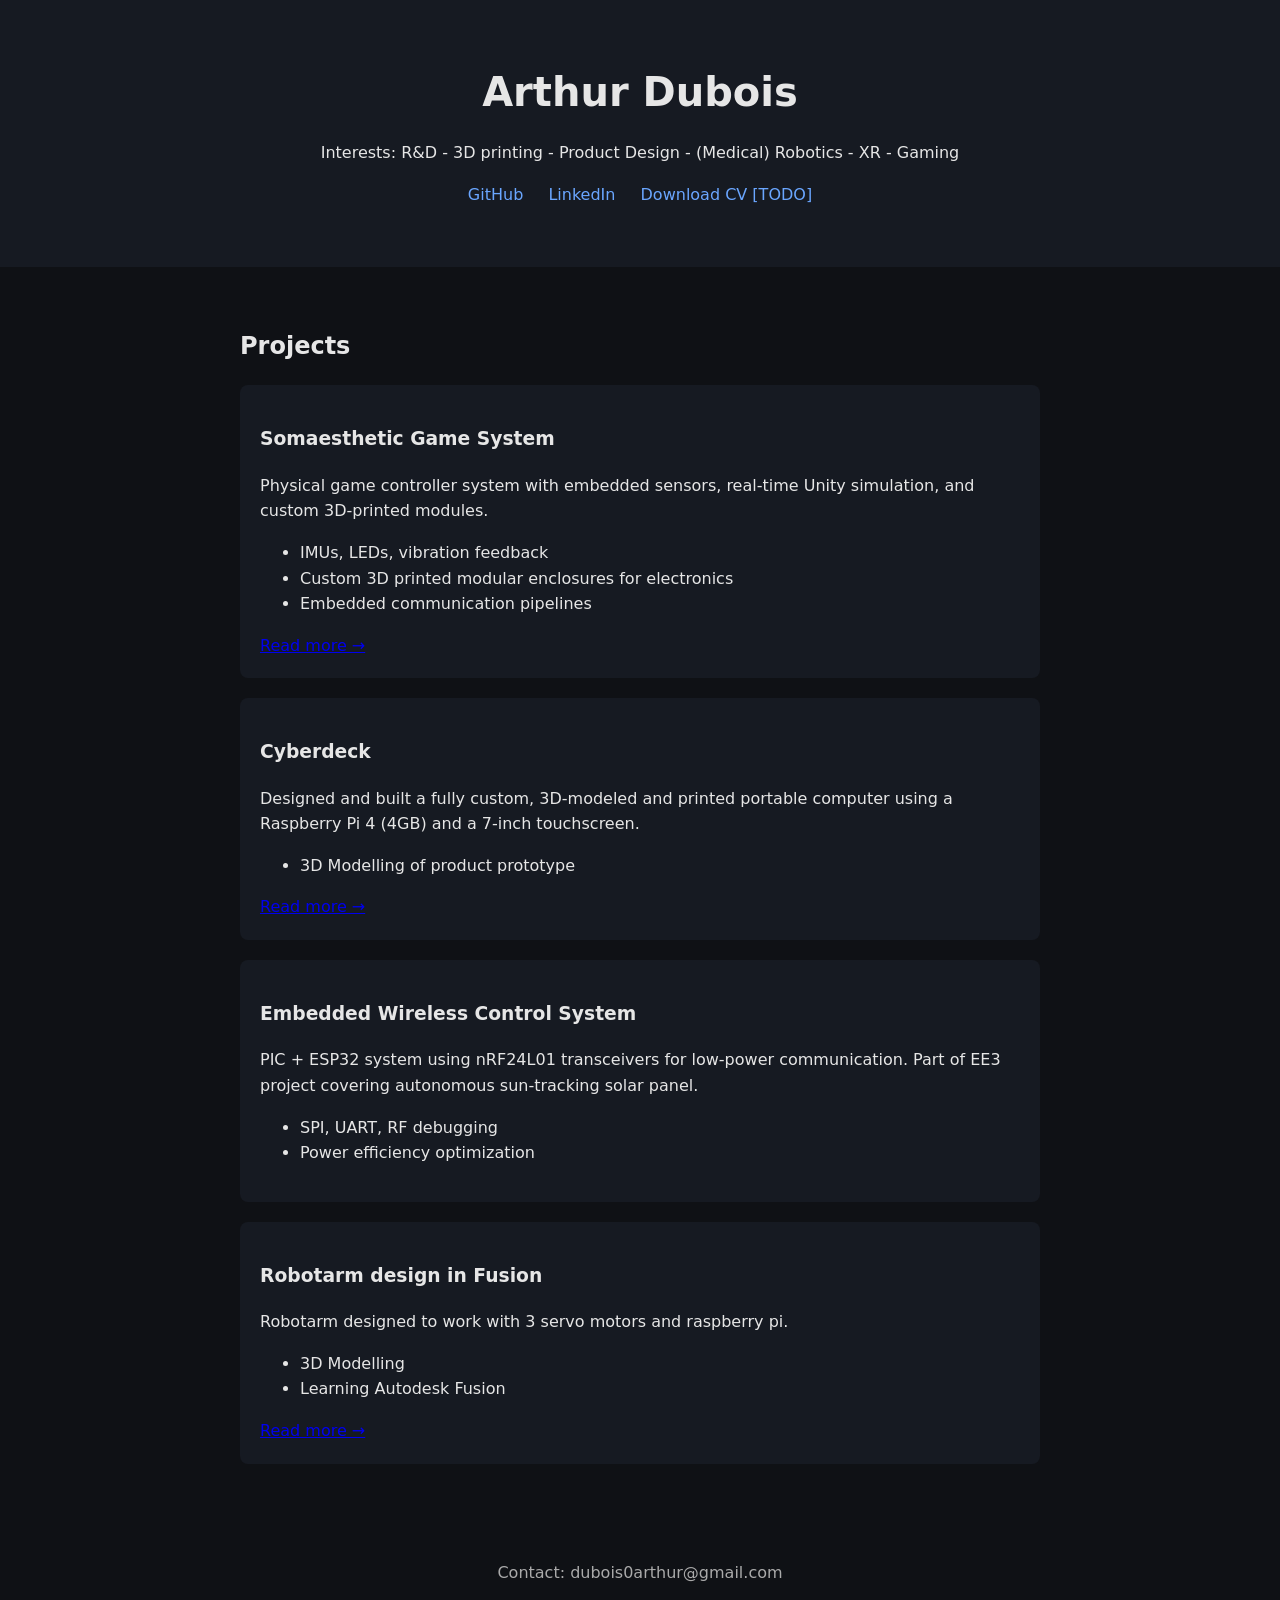
<file: index.html>
<!DOCTYPE html>
<html lang="en">
<head>
    <meta charset="UTF-8">
    <title>Arthur Dubois | Engineering Portfolio</title>
    <link rel="stylesheet" href="style.css">
</head>
<body>

<header>
    <h1>Arthur Dubois</h1>
    <p>Interests: R&D - 3D printing -  Product Design - (Medical) Robotics - XR - Gaming </p>
    <div class="links">
        <a href="https://github.com/dubois0arthur">GitHub</a>
        <a href="https://www.linkedin.com/in/arthur-dubois-815956318/">LinkedIn</a>
        <a href="#">Download CV [TODO]</a>
    </div>
</header>

<section>
    <h2>Projects</h2>

    <div class="project">
        <h3>Somaesthetic Game System</h3>
        <p>Physical game controller system with embedded sensors, real-time Unity simulation, and custom 3D-printed modules.</p>
        <ul>
            <li>IMUs, LEDs, vibration feedback</li>
            <li>Custom 3D printed modular enclosures for electronics</li>
            <li>Embedded communication pipelines</li>
        </ul>
        <a href="projects/stick.html">Read more →</a>
    </div>

    <div class="project">
        <h3>Cyberdeck</h3>
        <p>Designed and built a fully custom, 3D-modeled and printed portable computer using a Raspberry Pi 4 (4GB) and a 7-inch touchscreen.</p>
        <ul>
            <li>3D Modelling of product prototype</li>
        </ul>
        <a href="projects/cyberdeck.html">Read more →</a>
    </div>

    <div class="project">
        <h3>Embedded Wireless Control System</h3>
        <p>PIC + ESP32 system using nRF24L01 transceivers for low-power communication. Part of EE3 project covering autonomous sun-tracking solar panel.</p>
        <ul>
            <li>SPI, UART, RF debugging</li>
            <li>Power efficiency optimization</li>
        </ul>
    </div>

    <div class="project">
        <h3>Robotarm design in Fusion</h3>
        <p>Robotarm designed to work with 3 servo motors and raspberry pi.</p>
        <ul>
            <li>3D Modelling</li>
            <li>Learning Autodesk Fusion</li>
        </ul>
        <a href="projects/robotarm.html">Read more →</a>
    </div>

</section>

<footer>
    <p>Contact: dubois0arthur@gmail.com</p>
</footer>

</body>
</html>
</file>
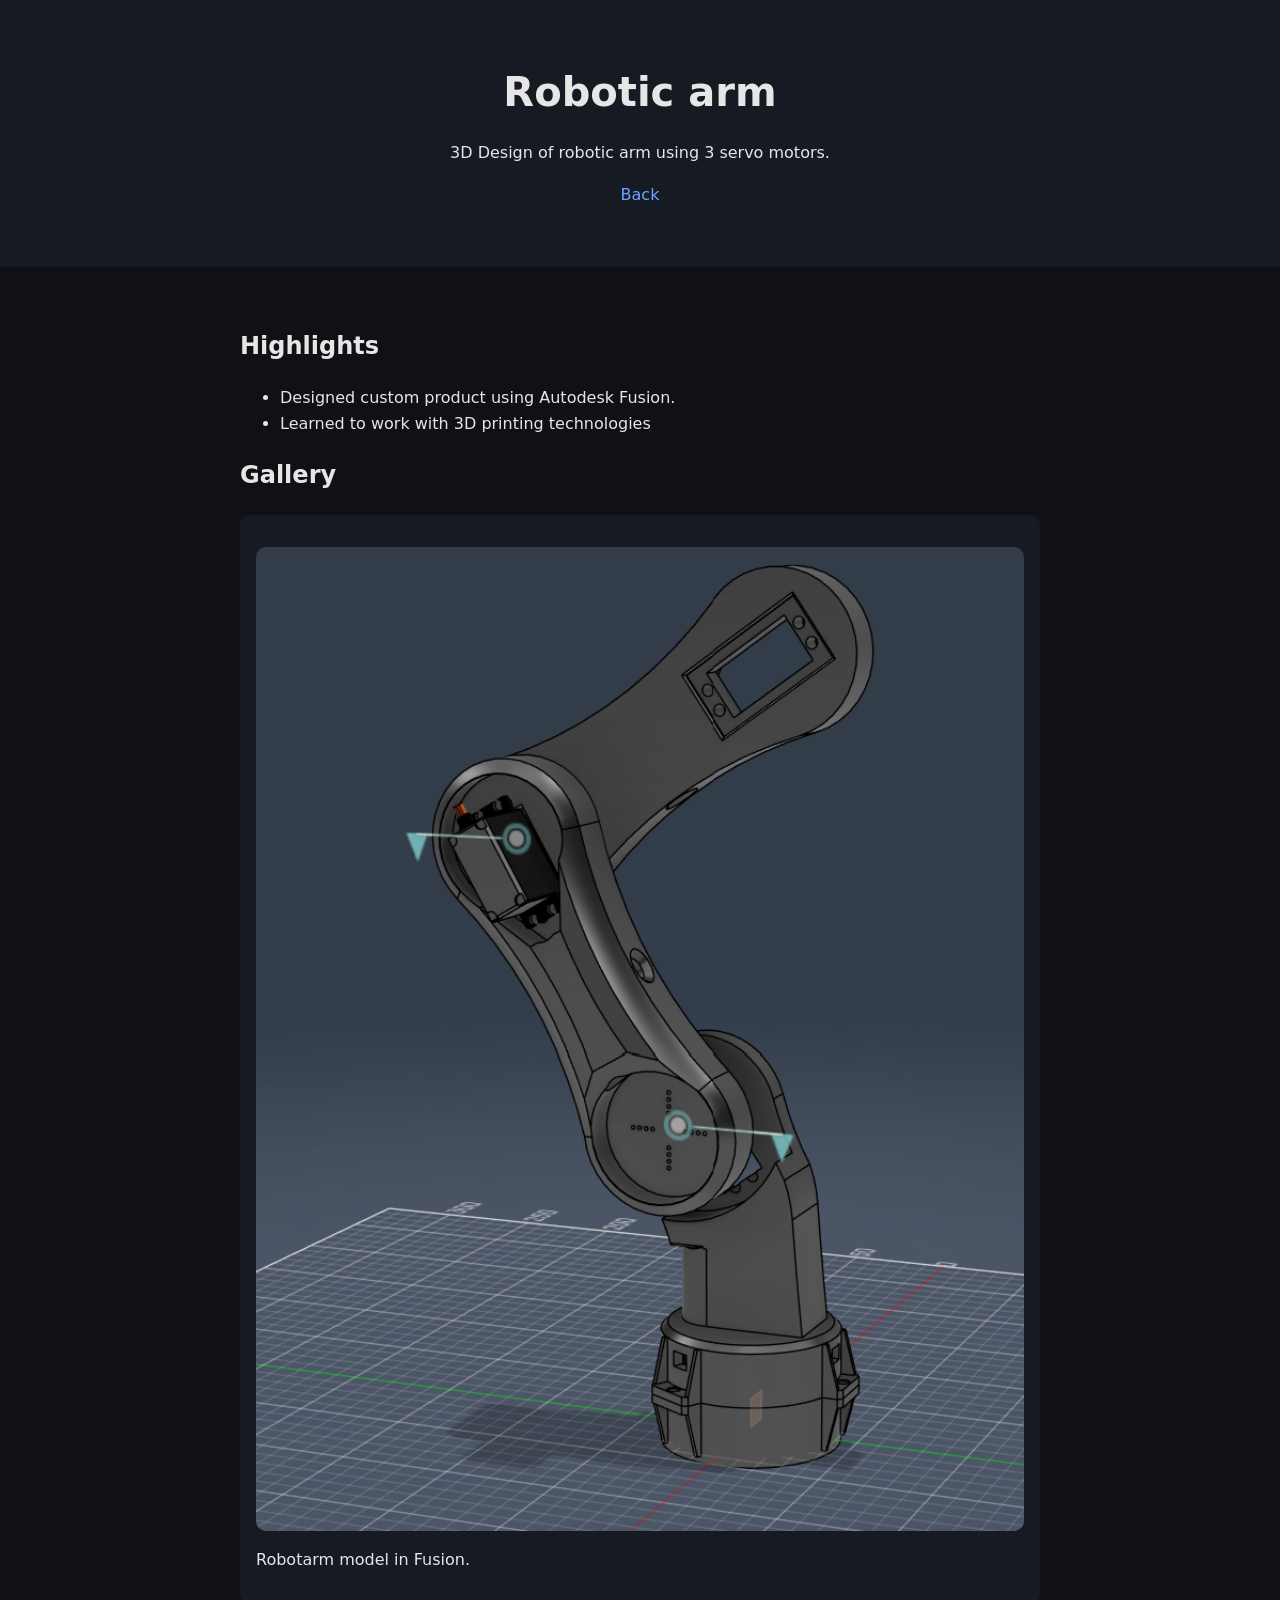
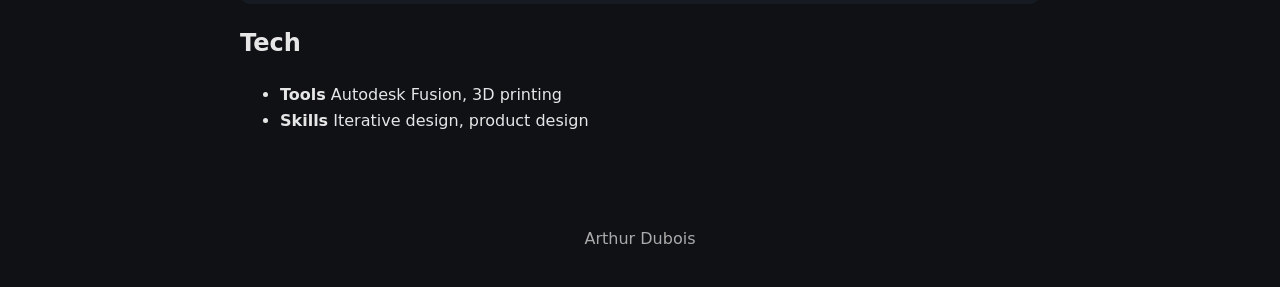
<file: projects/robotarm.html>
<!DOCTYPE html>
<html lang="en">
<head>
  <meta charset="UTF-8" />
  <meta name="viewport" content="width=device-width, initial-scale=1.0"/>
  <title>Cyberdeck | Arthur Dubois</title>
  <link rel="stylesheet" href="../style.css">
</head>
<body>

<header>
  <h1>Robotic arm</h1>
  <p>3D Design of robotic arm using 3 servo motors.</p>
  <div class="links">
    <a href="../index.html">Back</a>
  </div>
</header>

<section>
  <h2>Highlights</h2>
  <ul>
    <li>Designed custom product using Autodesk Fusion.</li>
    <li>Learned to work with 3D printing technologies</li>
  </ul>

  <h2>Gallery</h2>
  <div class="grid">
    <div class="card">
      <img class="media" src="../assets/img/Robotarm.png" alt="Robotarm">
      <p>Robotarm model in Fusion.</p>
    </div>
  </div>

  <h2>Tech</h2>
  <ul>
    <li><b>Tools</b> Autodesk Fusion, 3D printing</li>
    <li><b>Skills</b> Iterative design, product design</li>
  </ul>
</section>

<footer>
  <p>Arthur Dubois</p>
</footer>

</body>
</html>
</file>
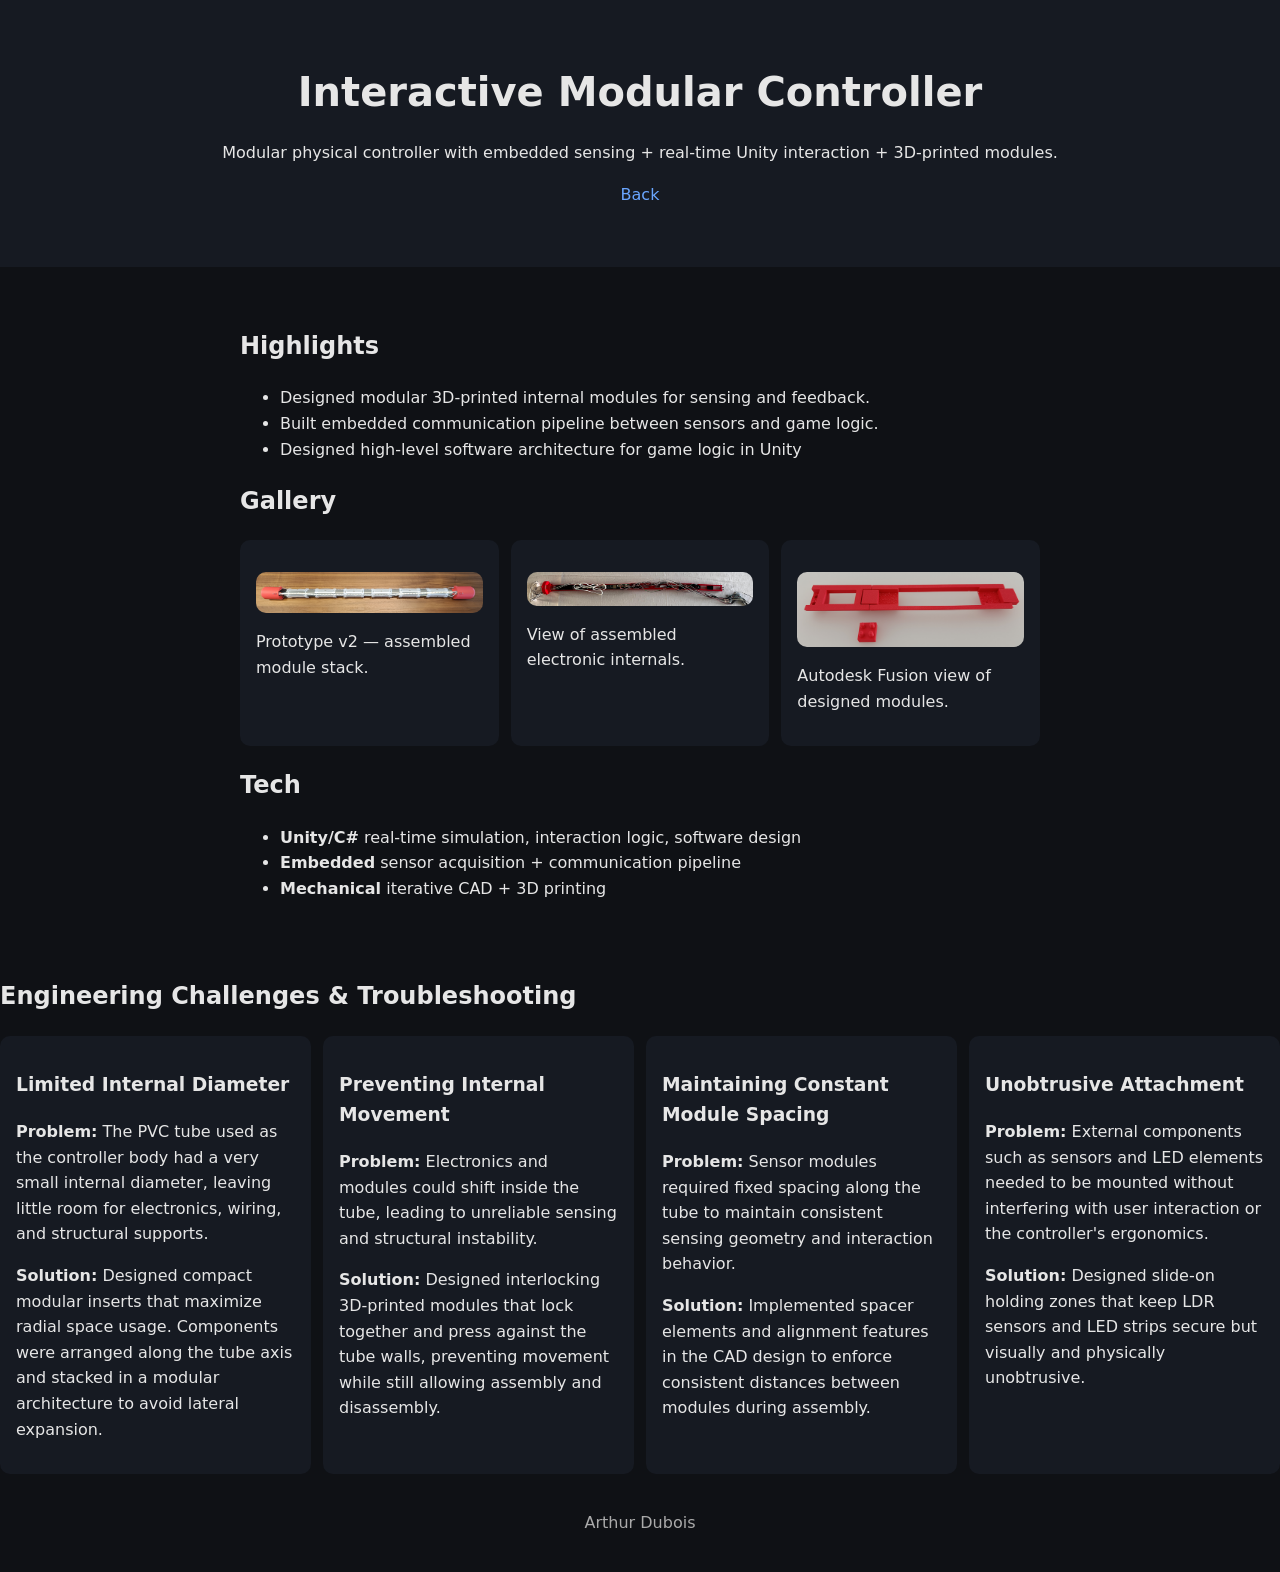
<file: projects/stick.html>
<!DOCTYPE html>
<html lang="en">
<head>
  <meta charset="UTF-8" />
  <meta name="viewport" content="width=device-width, initial-scale=1.0"/>
  <title>Somaesthetic Game Controller | Arthur Dubois</title>
  <link rel="stylesheet" href="../style.css">
</head>
<body>

<header>
  <h1>Interactive Modular Controller</h1>
  <p>Modular physical controller with embedded sensing + real-time Unity interaction + 3D-printed modules.</p>
  <div class="links">
    <a href="../index.html">Back</a>
  </div>
</header>

<section>
  <h2>Highlights</h2>
  <ul>
    <li>Designed modular 3D-printed internal modules for sensing and feedback.</li>
    <li>Built embedded communication pipeline between sensors and game logic.</li>
    <li>Designed high-level software architecture for game logic in Unity</li>
  </ul>

  <h2>Gallery</h2>
  <div class="grid">
    <div class="card">
      <img class="media" src="../assets/img/totalOutside.png" alt="Prototype v2">
      <p>Prototype v2 — assembled module stack.</p>
    </div>
    <div class="card">
      <img class="media" src="../assets/img/totalStick.png" alt="Internals">
      <p>View of assembled electronic internals.</p>
    </div>
    <div class="card">
      <img class="media" src="../assets/img/Modules.png" alt="Modules">
      <p>Autodesk Fusion view of designed modules.</p>
    </div>
  </div>

  <h2>Tech</h2>
  <ul>
    <li><b>Unity/C#</b> real-time simulation, interaction logic, software design</li>
    <li><b>Embedded</b> sensor acquisition + communication pipeline</li>
    <li><b>Mechanical</b> iterative CAD + 3D printing</li>
  </ul>
</section>

<h2>Engineering Challenges & Troubleshooting</h2>

<div class="grid">

  <div class="card">
    <h3>Limited Internal Diameter</h3>
    <p><b>Problem:</b> The PVC tube used as the controller body had a very small internal diameter, leaving little room for electronics, wiring, and structural supports.</p>
    <p><b>Solution:</b> Designed compact modular inserts that maximize radial space usage. Components were arranged along the tube axis and stacked in a modular architecture to avoid lateral expansion.</p>
  </div>

  <div class="card">
    <h3>Preventing Internal Movement</h3>
    <p><b>Problem:</b> Electronics and modules could shift inside the tube, leading to unreliable sensing and structural instability.</p>
    <p><b>Solution:</b> Designed interlocking 3D-printed modules that lock together and press against the tube walls, preventing movement while still allowing assembly and disassembly.</p>
  </div>

  <div class="card">
    <h3>Maintaining Constant Module Spacing</h3>
    <p><b>Problem:</b> Sensor modules required fixed spacing along the tube to maintain consistent sensing geometry and interaction behavior.</p>
    <p><b>Solution:</b> Implemented spacer elements and alignment features in the CAD design to enforce consistent distances between modules during assembly.</p>
  </div>

  <div class="card">
    <h3>Unobtrusive Attachment</h3>
    <p><b>Problem:</b> External components such as sensors and LED elements needed to be mounted without interfering with user interaction or the controller's ergonomics.</p>
    <p><b>Solution:</b> Designed slide-on holding zones that keep LDR sensors and LED strips secure but visually and physically unobtrusive.</p>
  </div>

</div>



<footer>
  <p>Arthur Dubois</p>
</footer>

</body>
</html>
</file>
<file: style.css>
body {
    font-family: system-ui, Arial, sans-serif;
    margin: 0;
    background: #0f1115;
    color: #e6e6e6;
    line-height: 1.6;
}

header {
    padding: 60px 20px;
    text-align: center;
    background: #161a22;
}

h1 {
    margin: 0;
    font-size: 2.5em;
}

.links a {
    margin: 0 10px;
    color: #6aa6ff;
    text-decoration: none;
}

section {
    max-width: 800px;
    margin: auto;
    padding: 40px 20px;
}

.project {
    background: #161a22;
    padding: 20px;
    margin-bottom: 20px;
    border-radius: 8px;
}

footer {
    text-align: center;
    padding: 20px;
    color: #aaa;
}

.media {
  width: 100%;
  max-width: 900px;
  border-radius: 10px;
  display: block;
  margin: 16px 0;
}

.grid {
  display: grid;
  grid-template-columns: repeat(auto-fit, minmax(240px, 1fr));
  gap: 12px;
}

.card {
  background: #161a22;
  padding: 16px;
  border-radius: 10px;
}
</file>
